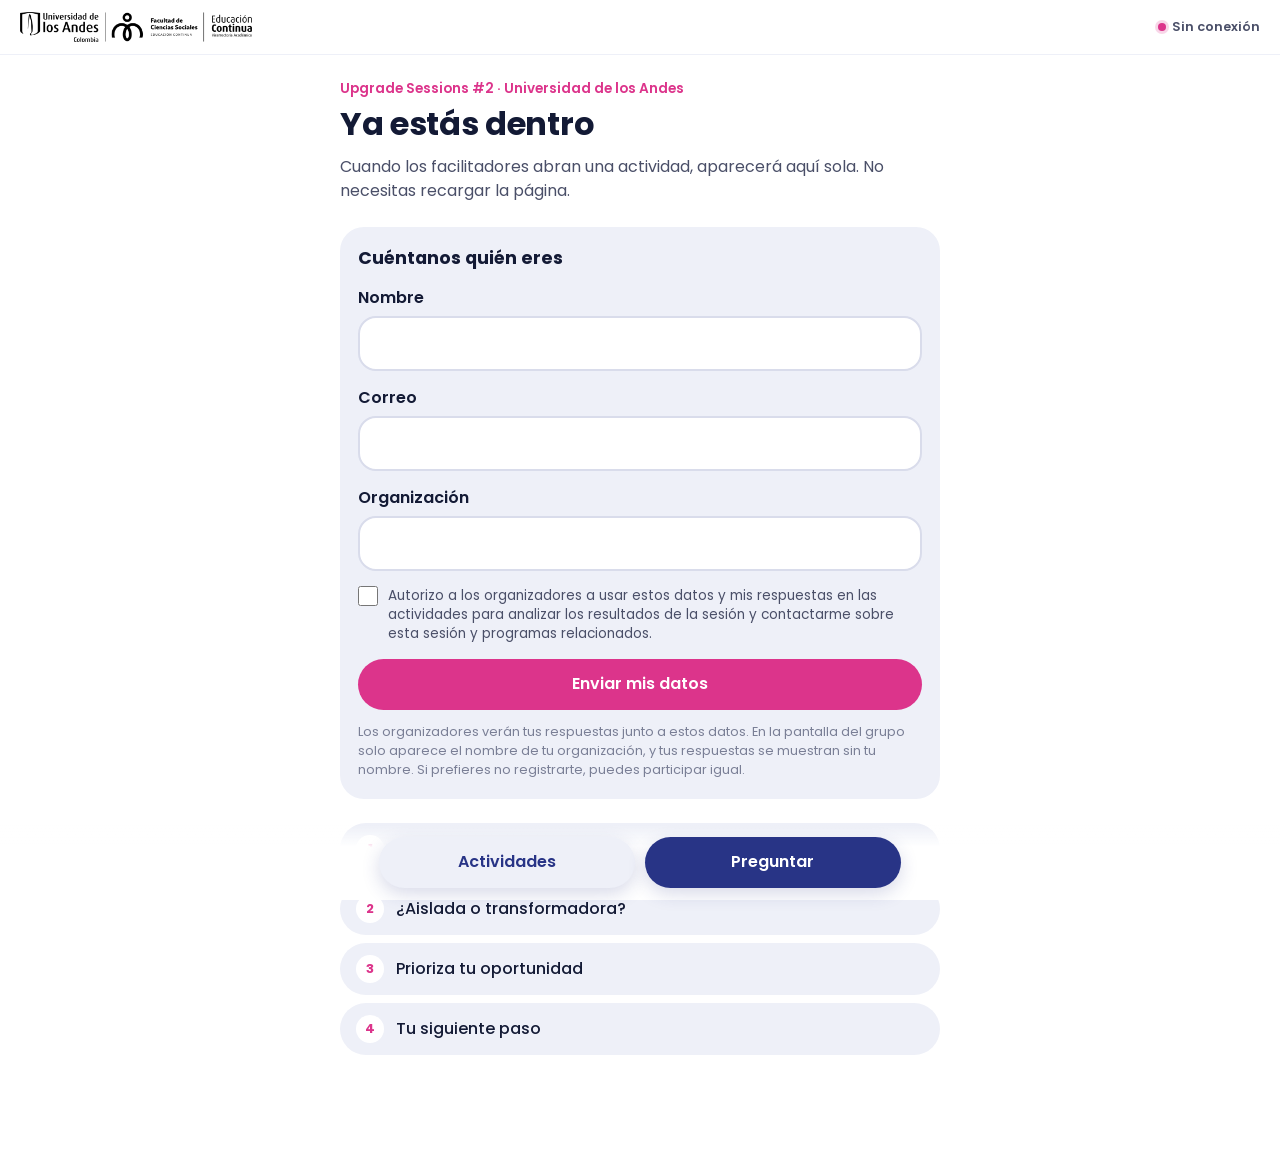
<file: index.html>
<!doctype html>
<html lang="es">
<head>
  <meta charset="utf-8">
  <meta name="viewport" content="width=device-width, initial-scale=1, viewport-fit=cover">
  <meta name="theme-color" content="#283486">
  <title>Participa · IA para empresas</title>
  <link rel="preconnect" href="https://fonts.googleapis.com">
  <link rel="preconnect" href="https://fonts.gstatic.com" crossorigin>
  <link href="https://fonts.googleapis.com/css2?family=Poppins:wght@400;500;600;700&display=swap" rel="stylesheet">
  <link rel="stylesheet" href="assets/estilos.css?v=20260930c">
  <link rel="icon" href="data:image/svg+xml,%3Csvg xmlns='http://www.w3.org/2000/svg' viewBox='0 0 100 100'%3E%3Crect x='5' y='30' width='90' height='40' rx='20' fill='%23DC348B'/%3E%3C/svg%3E">
</head>
<body class="p-cuerpo">
  <header class="p-cabecera">
    <img src="assets/logo-uniandes.png" alt="Universidad de los Andes · Facultad de Ciencias Sociales · Educación Continua">
    <span id="estado" class="en-vivo" aria-live="polite">Conectando</span>
  </header>

  <main id="escenario" class="p-escenario" tabindex="-1"></main>

  <nav class="p-pie" aria-label="Menú">
    <button class="boton secundario" id="btn-actividades" type="button">Actividades</button>
    <button class="boton azul" id="btn-preguntas" type="button">Preguntar</button>
  </nav>

  <div class="hoja-fondo" id="fondo"></div>

  <section class="hoja" id="hoja-act" role="dialog" aria-modal="true" aria-labelledby="t-act" hidden>
    <div class="hoja-cab">
      <h2 id="t-act">Actividades de la sesión</h2>
      <button class="cerrar" type="button" data-cerrar aria-label="Cerrar">×</button>
    </div>
    <ul class="lista-act" id="lista-act"></ul>
  </section>

  <section class="hoja" id="hoja-preg" role="dialog" aria-modal="true" aria-labelledby="t-preg" hidden>
    <div class="hoja-cab">
      <h2 id="t-preg">Preguntas para los facilitadores</h2>
      <button class="cerrar" type="button" data-cerrar aria-label="Cerrar">×</button>
    </div>
    <div id="panel-preguntas"></div>
  </section>

  <div class="brindis" id="brindis" role="status" aria-live="polite"></div>
  <!-- Ficha imprimible: el logo se carga con la página para que aparezca al imprimir. -->
  <div id="ficha" aria-hidden="true">
    <img class="ficha-logo" src="assets/logo-uniandes.png" alt="Universidad de los Andes · Facultad de Ciencias Sociales · Educación Continua">
    <div id="ficha-contenido"></div>
  </div>

  <script src="assets/config.js?v=20260930c"></script>
  <script src="assets/datos.js?v=20260930c"></script>
  <script src="assets/almacen.js?v=20260930c"></script>
  <script src="assets/participante.js?v=20260930c"></script>
</body>
</html>
</file>
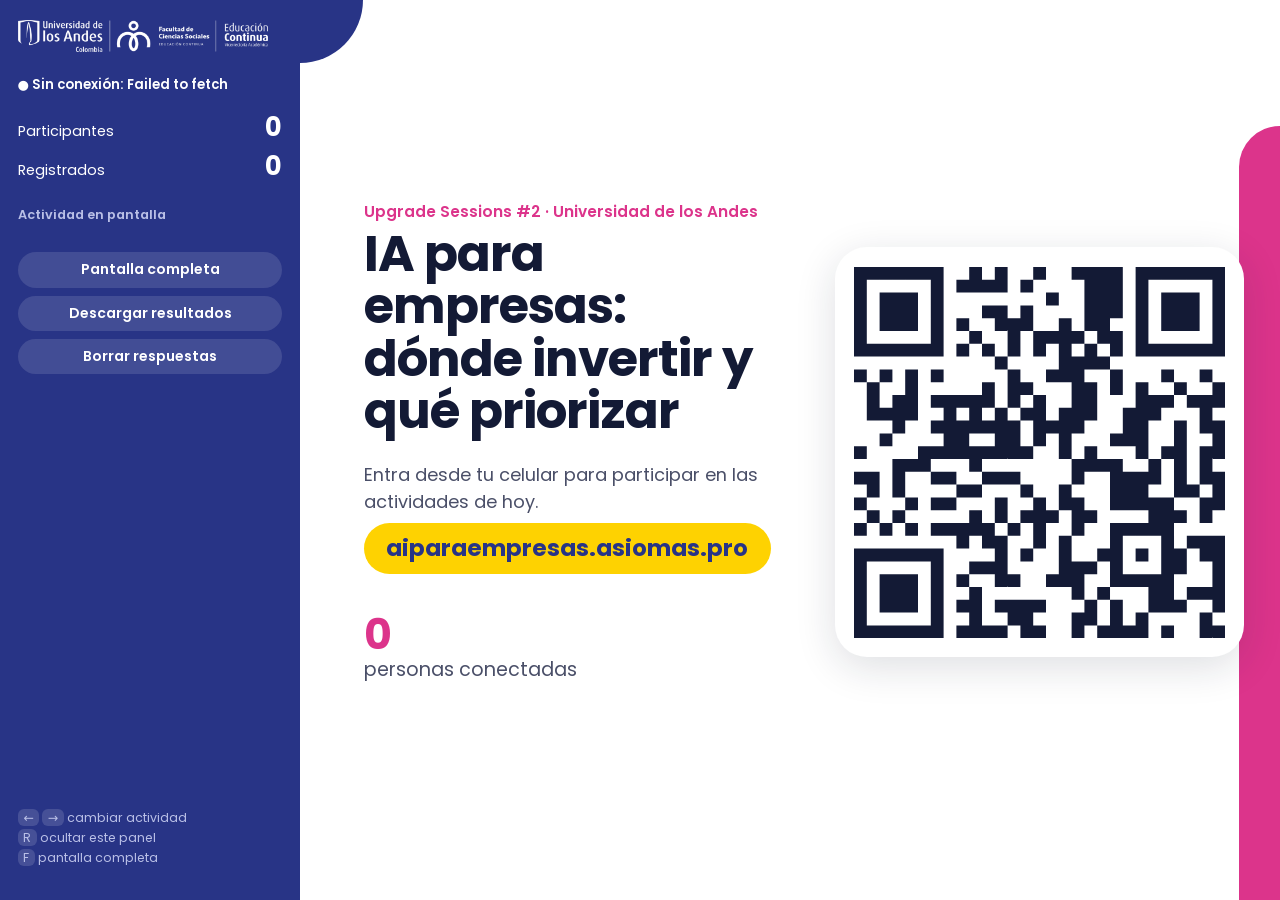
<file: presentador.html>
<!doctype html>
<html lang="es">
<head>
  <meta charset="utf-8">
  <meta name="viewport" content="width=device-width, initial-scale=1">
  <meta name="robots" content="noindex">
  <title>Presentador · IA para empresas</title>
  <link rel="preconnect" href="https://fonts.googleapis.com">
  <link rel="preconnect" href="https://fonts.gstatic.com" crossorigin>
  <link href="https://fonts.googleapis.com/css2?family=Poppins:wght@400;500;600;700&display=swap" rel="stylesheet">
  <link rel="stylesheet" href="assets/estilos.css?v=20260930c">
  <link rel="icon" href="data:image/svg+xml,%3Csvg xmlns='http://www.w3.org/2000/svg' viewBox='0 0 100 100'%3E%3Crect x='5' y='30' width='90' height='40' rx='20' fill='%23283486'/%3E%3C/svg%3E">
</head>
<body class="pr">
  <aside class="riel" aria-label="Controles del facilitador">
    <img src="assets/logo-uniandes-blanco.png" alt="Universidad de los Andes · Educación Continua">
    <div>
      <span class="modo" id="modo">Conectando</span>
      <div class="dato" style="margin-top:.75rem"><span>Participantes</span><b id="n-part">0</b></div>
      <div class="dato"><span>Registrados</span><b id="n-reg">0</b></div>
    </div>
    <div>
      <h2>Actividad en pantalla</h2>
      <ul class="riel-lista" id="riel-lista"></ul>
    </div>
    <div style="display:grid;gap:.5rem">
      <button class="boton secundario pequeno" id="btn-pantalla" type="button">Pantalla completa</button>
      <button class="boton secundario pequeno" id="btn-ejemplo" type="button" hidden>Cargar datos de ejemplo</button>
      <button class="boton secundario pequeno" id="btn-resultados" type="button">Descargar resultados</button>
      <button class="boton secundario pequeno" id="btn-reiniciar" type="button">Borrar respuestas</button>
    </div>
    <p class="atajos">
      <kbd>←</kbd> <kbd>→</kbd> cambiar actividad<br>
      <kbd>R</kbd> ocultar este panel<br>
      <kbd>F</kbd> pantalla completa
    </p>
  </aside>

  <main class="escena" id="escena" aria-live="polite"></main>

  <dialog class="clave" id="dlg-clave">
    <form method="dialog" id="form-clave">
      <h2>Clave del facilitador</h2>
      <p>Necesaria para cambiar la actividad en vivo o borrar respuestas.</p>
      <label class="oculto-visual" for="in-clave">Clave</label>
      <input type="password" id="in-clave" autocomplete="current-password" required>
      <p id="err-clave" class="aviso error" hidden></p>
      <div class="acciones">
        <button class="boton secundario" value="cancelar" type="button" id="cancelar-clave">Cancelar</button>
        <button class="boton" type="submit">Entrar</button>
      </div>
    </form>
  </dialog>

  <script src="assets/qrcode.js?v=20260930c"></script>
  <script src="assets/excel.js?v=20260930c"></script>
  <script src="assets/config.js?v=20260930c"></script>
  <script src="assets/datos.js?v=20260930c"></script>
  <script src="assets/almacen.js?v=20260930c"></script>
  <script src="assets/presentador.js?v=20260930c"></script>
</body>
</html>
</file>
<file: assets/estilos.css>
/* Herramientas interactivas · IA para empresas
   Identidad: Universidad de los Andes · Educación Continua (paleta y cápsulas de la plantilla) */

:root {
  --azul: #283486;
  --azul-hondo: #1d2566;
  --magenta: #DC348B;
  --amarillo: #FED201;
  --tinta: #131A35;
  --gris: #4A4F68;
  --gris-suave: #7A7F96;
  --niebla: #EEF0F8;
  --rubor: #FCEAF3;
  --crema: #FFF6CC;
  --blanco: #FFFFFF;
  --linea: #D9DCEB;
  --capsula: 999px;
  --radio: 20px;
  --fuente: 'Poppins', 'Segoe UI', system-ui, -apple-system, sans-serif;
}

* { box-sizing: border-box; }
[hidden] { display: none !important; }
html, body { margin: 0; }
body {
  font-family: var(--fuente);
  color: var(--tinta);
  background: var(--blanco);
  -webkit-font-smoothing: antialiased;
  line-height: 1.5;
}
button, input, textarea { font: inherit; color: inherit; }
button { cursor: pointer; }
:focus-visible { outline: 3px solid var(--amarillo); outline-offset: 2px; box-shadow: 0 0 0 5px var(--azul); border-radius: 12px; }
.oculto-visual { position: absolute; width: 1px; height: 1px; overflow: hidden; clip: rect(0 0 0 0); white-space: nowrap; }

/* ------------------------------------------------ Botones y cápsulas */
.boton {
  display: inline-flex; align-items: center; justify-content: center; gap: .5rem;
  border: 0; border-radius: var(--capsula);
  padding: .85rem 1.6rem; font-weight: 600; font-size: 1rem;
  background: var(--magenta); color: var(--blanco);
  transition: transform .12s ease, background .12s ease;
}
.boton:hover { background: #c32a7a; }
.boton:active { transform: scale(.98); }
.boton[disabled] { background: var(--linea); color: var(--gris-suave); cursor: not-allowed; }
.boton.secundario { background: var(--niebla); color: var(--azul); }
.boton.secundario:hover { background: #e2e5f3; }
.boton.azul { background: var(--azul); }
.boton.azul:hover { background: var(--azul-hondo); }
.boton.ancho { width: 100%; }
.boton.pequeno { padding: .45rem 1rem; font-size: .875rem; }

.enlace { background: none; border: 0; padding: 0; color: var(--azul); font-weight: 600; text-decoration: underline; text-underline-offset: 3px; }

/* ------------------------------------------------ Participante */
.p-cuerpo { min-height: 100vh; min-height: 100dvh; display: flex; flex-direction: column; background: var(--blanco); }
.p-cabecera {
  position: sticky; top: 0; z-index: 5;
  display: flex; align-items: center; justify-content: space-between; gap: 1rem;
  padding: calc(.75rem + env(safe-area-inset-top, 0px)) 1.25rem .75rem;
  background: rgba(255,255,255,.94); backdrop-filter: blur(8px);
  border-bottom: 1px solid var(--niebla);
}
.p-cabecera img { height: 30px; width: auto; display: block; }
.en-vivo { display: inline-flex; align-items: center; gap: .4rem; font-size: .8rem; font-weight: 600; color: var(--gris); white-space: nowrap; }
.en-vivo::before { content: ''; width: 8px; height: 8px; border-radius: 50%; background: #2bb673; box-shadow: 0 0 0 3px rgba(43,182,115,.18); }
.en-vivo.demo::before { background: var(--amarillo); box-shadow: 0 0 0 3px rgba(254,210,1,.25); }
.en-vivo.error::before { background: var(--magenta); box-shadow: 0 0 0 3px rgba(220,52,139,.2); }

.p-escenario { flex: 1; width: 100%; max-width: 640px; margin: 0 auto; padding: 1.5rem 1.25rem 7rem; }
.p-parte { font-size: .85rem; font-weight: 600; color: var(--magenta); margin: 0 0 .35rem; }
.p-titulo { font-size: clamp(1.5rem, 5.5vw, 2rem); line-height: 1.2; font-weight: 700; margin: 0 0 .75rem; letter-spacing: -.01em; }
.p-ayuda { color: var(--gris); margin: 0 0 1.5rem; }

.opciones { display: grid; gap: .75rem; margin: 0 0 1.5rem; padding: 0; list-style: none; }
.opcion {
  width: 100%; text-align: left;
  display: grid; grid-template-columns: auto 1fr; gap: .25rem 1rem; align-items: center;
  padding: 1rem 1.25rem; border-radius: 28px;
  background: var(--niebla); border: 2px solid transparent;
  transition: background .15s ease, border-color .15s ease, color .15s ease;
}
.opcion:hover { border-color: var(--linea); }
.opcion .marca {
  grid-row: span 2; width: 2.5rem; height: 2.5rem; border-radius: 50%;
  display: grid; place-items: center; font-weight: 700;
  background: var(--blanco); color: var(--azul);
}
.opcion strong { font-weight: 600; font-size: 1.05rem; }
.opcion span.desc { color: var(--gris); font-size: .9rem; line-height: 1.4; }
.opcion[aria-pressed="true"] { background: var(--azul); color: var(--blanco); }
.opcion[aria-pressed="true"] .marca { background: var(--amarillo); color: var(--azul); }
.opcion[aria-pressed="true"] span.desc { color: #d5d9f2; }

.caso {
  display: grid; grid-template-columns: auto 1fr; gap: 1rem; align-items: start;
  padding: 1.1rem 1.25rem; border-radius: 24px; text-align: left; width: 100%;
  background: var(--niebla); border: 2px solid transparent;
}
.caso .letra { width: 3rem; height: 3rem; border-radius: 50%; display: grid; place-items: center; font-size: 1.4rem; font-weight: 700; background: var(--azul); color: var(--blanco); }
.caso.b .letra { background: var(--magenta); }
.caso[aria-pressed="true"] { border-color: var(--azul); background: var(--blanco); box-shadow: 0 0 0 4px var(--niebla); }
.caso.b[aria-pressed="true"] { border-color: var(--magenta); box-shadow: 0 0 0 4px var(--rubor); }

.campo { display: block; margin: 0 0 1.25rem; }
.campo > span { display: block; font-weight: 600; margin-bottom: .4rem; }
.campo small { display: block; color: var(--gris-suave); margin-top: .35rem; font-size: .85rem; }
textarea, input[type="text"], input[type="email"], input[type="password"] {
  width: 100%; border: 2px solid var(--linea); border-radius: 18px;
  padding: .85rem 1rem; background: var(--blanco); resize: vertical;
}
textarea:focus, input:focus { outline: none; border-color: var(--azul); }

/* Escala 1 a 5 */
.escala-item { padding: 1rem 0 1.1rem; border-bottom: 1px solid var(--niebla); }
.escala-item h3 { font-size: 1rem; margin: 0; font-weight: 600; }
.escala-item p { margin: .15rem 0 .75rem; color: var(--gris); font-size: .875rem; line-height: 1.4; }
.escala { display: grid; grid-template-columns: repeat(5, 1fr); gap: .4rem; background: var(--niebla); padding: .3rem; border-radius: var(--capsula); }
.escala button {
  border: 0; background: transparent; border-radius: var(--capsula);
  padding: .55rem 0; font-weight: 600; color: var(--azul);
}
.escala button[aria-pressed="true"] { background: var(--azul); color: var(--blanco); }
.escala-extremos { display: flex; justify-content: space-between; font-size: .75rem; color: var(--gris-suave); margin-top: .35rem; padding: 0 .6rem; }

/* Tres valores Sí / En parte / No */
.trio { display: grid; grid-template-columns: repeat(3, 1fr); gap: .4rem; background: var(--niebla); padding: .3rem; border-radius: var(--capsula); }
.trio button { border: 0; background: transparent; border-radius: var(--capsula); padding: .55rem 0; font-weight: 600; color: var(--azul); }
.trio button[aria-pressed="true"] { background: var(--magenta); color: var(--blanco); }
.criterio { padding: .9rem 0; border-bottom: 1px solid var(--niebla); }
.criterio p { margin: 0 0 .6rem; font-weight: 600; line-height: 1.4; }

/* Pasos del ejercicio */
.pasos-ej { display: flex; gap: .5rem; margin: 0 0 1.5rem; padding: 0; list-style: none; }
.pasos-ej li { flex: 1; height: 6px; border-radius: var(--capsula); background: var(--niebla); }
.pasos-ej li.hecho { background: var(--azul); }
.pasos-ej li.actual { background: var(--magenta); }

.deslizador { margin: .5rem 0 1.5rem; }
.deslizador input[type="range"] { width: 100%; accent-color: var(--azul); }
.deslizador .valor { font-size: 2.25rem; font-weight: 700; color: var(--azul); line-height: 1; }

.acciones { display: flex; flex-wrap: wrap; gap: .75rem; margin-top: 1.5rem; }
.acciones .boton { flex: 1 1 12rem; }

.aviso { background: var(--crema); border-radius: 18px; padding: .9rem 1.1rem; font-size: .9rem; margin: 1rem 0; }
.aviso.error { background: var(--rubor); color: #8f1d58; }

/* Resultado del ejercicio */
.veredicto { border-radius: 28px; padding: 1.4rem; margin: 0 0 1.25rem; color: var(--blanco); background: var(--azul); }
.veredicto.priorizar { background: var(--magenta); }
.veredicto.rapidas { background: var(--amarillo); color: var(--azul); }
.veredicto.descartar { background: var(--niebla); color: var(--tinta); }
.veredicto h3 { margin: 0 0 .35rem; font-size: 1.5rem; }
.veredicto p { margin: 0; }
.cifras { display: flex; gap: 1.25rem; margin-top: .9rem; font-size: .9rem; }
.cifras b { font-size: 1.3rem; display: block; }

/* Mini matriz */
.mini-matriz { position: relative; aspect-ratio: 1 / 1; max-width: 360px; margin: 0 auto 1.25rem; display: grid; grid-template-columns: 1fr 1fr; grid-template-rows: 1fr 1fr; gap: 6px; }
.mini-matriz .q { border-radius: 18px; padding: .6rem .7rem; font-size: .75rem; font-weight: 600; line-height: 1.25; }
.q.capacidades { background: var(--azul); color: var(--blanco); }
.q.priorizar { background: var(--magenta); color: var(--blanco); }
.q.descartar { background: var(--niebla); color: var(--tinta); }
.q.rapidas { background: var(--amarillo); color: var(--azul); }
.mini-matriz .punto {
  position: absolute; width: 22px; height: 22px; border-radius: 50%;
  background: var(--blanco); border: 5px solid var(--tinta);
  transform: translate(-50%, 50%); box-shadow: 0 0 0 4px var(--amarillo), 0 4px 12px rgba(19,26,53,.35);
}
.eje-y, .eje-x { font-size: .75rem; color: var(--gris); font-weight: 600; text-align: center; }

/* Resultados del grupo en el celular */
.grupo { margin-top: 2rem; padding-top: 1.5rem; border-top: 2px solid var(--niebla); }
.grupo h2 { font-size: 1.1rem; margin: 0 0 1rem; }
.barra { margin-bottom: .9rem; }
.barra .fila { display: flex; justify-content: space-between; gap: 1rem; font-size: .9rem; margin-bottom: .3rem; }
.barra .fila b { color: var(--azul); }
.pista { height: 14px; border-radius: var(--capsula); background: var(--niebla); overflow: hidden; }
.pista i { display: block; height: 100%; border-radius: var(--capsula); background: var(--azul); transition: width .6s ease; }
.pista i.mag { background: var(--magenta); }

/* Barra inferior y hoja de preguntas */
.p-pie {
  position: fixed; left: 0; right: 0; bottom: 0; z-index: 6;
  display: flex; gap: .6rem; justify-content: center;
  padding: .75rem 1rem calc(.75rem + env(safe-area-inset-bottom, 0px));
  background: linear-gradient(to top, rgba(255,255,255,1) 70%, rgba(255,255,255,0));
}
.p-pie .boton { flex: 1 1 0; max-width: 16rem; box-shadow: 0 6px 18px rgba(40,52,134,.18); }
.hoja-fondo { position: fixed; inset: 0; background: rgba(19,26,53,.45); z-index: 20; display: none; }
.hoja-fondo.abierta { display: block; }
.hoja {
  position: fixed; left: 0; right: 0; bottom: 0; z-index: 21;
  max-height: 88vh; overflow: auto; background: var(--blanco);
  border-radius: 28px 28px 0 0; padding: 1.25rem 1.25rem calc(1.5rem + env(safe-area-inset-bottom, 0px));
  transform: translateY(105%); transition: transform .25s ease;
  max-width: 640px; margin: 0 auto;
}
.hoja.abierta { transform: translateY(0); }
.hoja-cab { display: flex; justify-content: space-between; align-items: center; margin-bottom: 1rem; }
.hoja-cab h2 { margin: 0; font-size: 1.25rem; }
.cerrar { border: 0; background: var(--niebla); width: 2.5rem; height: 2.5rem; border-radius: 50%; font-size: 1.25rem; color: var(--azul); }

.lista-act { list-style: none; margin: 0; padding: 0; display: grid; gap: .5rem; }
.lista-act button { width: 100%; text-align: left; display: flex; justify-content: space-between; align-items: center; gap: 1rem; border: 0; border-radius: 20px; padding: .9rem 1.1rem; background: var(--niebla); font-weight: 600; }
.lista-act .vivo { font-size: .75rem; background: var(--magenta); color: var(--blanco); border-radius: var(--capsula); padding: .15rem .6rem; }
.lista-act .listo { font-size: .75rem; color: var(--azul); }

.pregunta-item { display: grid; grid-template-columns: 1fr auto; gap: .75rem; align-items: center; padding: .85rem 0; border-bottom: 1px solid var(--niebla); }
.pregunta-item p { margin: 0; line-height: 1.4; }
.pregunta-item.respondida p { color: var(--gris-suave); text-decoration: line-through; }
.voto { border: 2px solid var(--linea); background: var(--blanco); border-radius: var(--capsula); padding: .35rem .8rem; font-weight: 600; color: var(--azul); min-width: 4.2rem; }
.voto[aria-pressed="true"] { background: var(--azul); border-color: var(--azul); color: var(--blanco); }

.brindis {
  position: fixed; left: 50%; top: calc(4.5rem + env(safe-area-inset-top, 0px)); z-index: 30;
  transform: translate(-50%, -20px); opacity: 0; pointer-events: none;
  background: var(--tinta); color: var(--blanco); padding: .7rem 1.2rem; border-radius: var(--capsula);
  font-size: .9rem; font-weight: 500; transition: opacity .2s ease, transform .2s ease; max-width: 90vw; text-align: center;
}
.brindis.visible { opacity: 1; transform: translate(-50%, 0); }

/* Registro en la sala de espera */
.registro { background: var(--niebla); border-radius: 24px; padding: 1.1rem 1.1rem 1.2rem; margin: 0 0 1.5rem; }
.registro h2 { font-size: 1.1rem; margin: 0 0 .9rem; }
.registro .campo { margin-bottom: .9rem; }
.registro.hecho { padding: .9rem 1.1rem; background: var(--crema); }
.registro.hecho p { margin: 0; }
.check { display: flex; gap: .65rem; align-items: flex-start; font-size: .85rem; line-height: 1.4; color: var(--gris); margin: .25rem 0 1rem; cursor: pointer; }
.check input { flex: none; width: 1.25rem; height: 1.25rem; margin: .05rem 0 0; accent-color: var(--magenta); }
.registro .nota { font-size: .8rem; color: var(--gris-suave); margin: .75rem 0 0; }
.espera-lista { list-style: none; padding: 0; margin: 1.5rem 0 0; display: grid; gap: .5rem; }
.espera-lista li { display: flex; gap: .75rem; align-items: center; padding: .75rem 1rem; background: var(--niebla); border-radius: var(--capsula); font-weight: 500; }
.espera-lista li span { width: 1.75rem; height: 1.75rem; border-radius: 50%; background: var(--blanco); color: var(--magenta); display: grid; place-items: center; font-size: .8rem; font-weight: 700; flex: none; }

/* Ficha para imprimir */
#ficha { display: none; }
@media print {
  /* Los márgenes van en la ficha y no en @page: así salen aunque el diálogo de impresión
     esté en "Márgenes: ninguno". Con margen 0 el navegador tampoco agrega fecha ni URL. */
  @page { margin: 0; }
  /* Se quita todo lo demás (no solo se oculta), para que no queden páginas en blanco. */
  body { display: block !important; min-height: 0 !important; }
  body > :not(#ficha) { display: none !important; }
  #ficha { display: block !important; padding: 18mm 20mm; color: var(--tinta);
           -webkit-box-decoration-break: clone; box-decoration-break: clone;
           -webkit-print-color-adjust: exact; print-color-adjust: exact; }
  #ficha .ficha-logo { display: block; height: 16mm; width: auto; margin: 0 0 6mm; }
  #ficha .ficha-cab { border-bottom: 1.5pt solid var(--magenta); padding-bottom: 4mm; margin-bottom: 2mm; }
  #ficha h1 { font-size: 18pt; line-height: 1.2; margin: 0 0 2mm; color: var(--azul); }
  #ficha .ficha-cab p { margin: 0; color: var(--gris); }
  #ficha .ficha-cab p.ficha-quien { margin-top: 1.5mm; color: var(--tinta); font-weight: 600; }
  #ficha h2 { font-size: 12pt; margin: 6mm 0 2mm; color: var(--magenta); break-after: avoid; }
  #ficha p, #ficha li { font-size: 10pt; line-height: 1.45; }
  #ficha ul { margin: 0; padding-left: 5mm; break-inside: avoid; }
}

@media (prefers-reduced-motion: reduce) {
  *, *::before, *::after { transition: none !important; animation: none !important; }
}

/* =================================================== Presentador */
.pr { height: 100vh; height: 100dvh; overflow: hidden; display: grid; grid-template-columns: 300px 1fr; background: var(--blanco); }
.pr.sin-riel { grid-template-columns: 0 1fr; }
.pr.sin-riel .riel { visibility: hidden; }

.riel { background: var(--azul); color: var(--blanco); padding: 1.25rem 1.1rem; overflow-y: auto; display: flex; flex-direction: column; gap: 1.25rem; }
.riel img { width: 100%; max-width: 250px; height: auto; }
.riel h2 { font-size: .8rem; font-weight: 600; color: #b9bfe6; margin: 0 0 .5rem; }
.riel .dato { display: flex; justify-content: space-between; align-items: baseline; font-size: .9rem; }
.riel .dato b { font-size: 1.6rem; }
.riel-lista { list-style: none; margin: 0; padding: 0; display: grid; gap: .35rem; }
.riel-lista button {
  width: 100%; display: flex; justify-content: space-between; align-items: center; gap: .5rem;
  border: 0; border-radius: var(--capsula); padding: .55rem .9rem; text-align: left;
  background: rgba(255,255,255,.08); color: var(--blanco); font-weight: 500; font-size: .92rem;
}
.riel-lista button:hover { background: rgba(255,255,255,.16); }
.riel-lista button[aria-current="true"] { background: var(--amarillo); color: var(--azul); font-weight: 700; }
.riel-lista .n { font-size: .78rem; opacity: .8; }
.riel .boton { width: 100%; }
.riel .boton.secundario { background: rgba(255,255,255,.12); color: var(--blanco); }
.riel .boton.secundario:hover { background: rgba(255,255,255,.2); }
.riel .atajos { font-size: .78rem; color: #b9bfe6; line-height: 1.6; margin-top: auto; }
.riel .atajos kbd { font-family: inherit; background: rgba(255,255,255,.14); border-radius: 6px; padding: 0 .35rem; }
.modo { display: inline-flex; gap: .4rem; align-items: center; font-size: .82rem; font-weight: 600; }

.escena { position: relative; overflow: hidden; padding: 4.5vh 9vw 4vh 5vw; display: flex; flex-direction: column; min-width: 0; }
.escena::before { content: ''; position: absolute; left: -7vh; top: -7vh; width: 14vh; height: 14vh; border-radius: 50%; background: var(--azul); }
.escena::after { content: ''; position: absolute; right: -3.2vw; top: 14vh; width: 6.4vw; height: 110vh; border-radius: var(--capsula); background: var(--magenta); }
.escena > * { position: relative; z-index: 1; }
.e-parte { font-size: clamp(.9rem, 1.2vw, 1.25rem); font-weight: 600; color: var(--magenta); margin: 0 0 .3rem; }
.e-titulo { font-size: clamp(1.9rem, 3.3vw, 3.6rem); line-height: 1.12; font-weight: 700; letter-spacing: -.015em; margin: 0 0 .6rem; max-width: 30ch; }
.e-sub { font-size: clamp(1rem, 1.4vw, 1.5rem); color: var(--gris); margin: 0 0 3vh; max-width: 60ch; }
.e-cuerpo { flex: 1; min-height: 0; display: flex; flex-direction: column; }
.e-cuenta { font-size: clamp(.9rem, 1.1vw, 1.2rem); color: var(--gris); margin-top: auto; padding-top: 1.5vh; }

.qr-esquina { position: absolute; right: calc(9vw - 2rem); bottom: 3vh; z-index: 2; display: flex; align-items: center; gap: .8rem; background: var(--blanco); border-radius: 18px; padding: .5rem .8rem .5rem .5rem; box-shadow: 0 6px 24px rgba(19,26,53,.12); }
.qr-esquina .qr { width: 84px; height: 84px; }
.qr-esquina p { margin: 0; font-size: .85rem; line-height: 1.3; color: var(--gris); }
.qr-esquina b { display: block; color: var(--tinta); font-size: .95rem; }
.qr svg { width: 100%; height: 100%; display: block; }

/* Sala de espera */
.sala { flex: 1; display: grid; grid-template-columns: 1.2fr .8fr; gap: 5vw; align-items: center; }
.sala h1 { font-size: clamp(2.2rem, 3.9vw, 4.4rem); line-height: 1.05; letter-spacing: -.02em; margin: 0 0 1.5rem; }
.sala .url { display: inline-block; background: var(--amarillo); color: var(--azul); font-weight: 700; font-size: clamp(1.1rem, 1.8vw, 2rem); border-radius: var(--capsula); padding: .5rem 1.4rem; margin-top: .5rem; overflow-wrap: anywhere; }
.sin-corte { white-space: nowrap; }
.sala .qr { width: min(32vw, 58vh); aspect-ratio: 1; background: var(--blanco); padding: 1.2rem; border-radius: 32px; box-shadow: 0 10px 40px rgba(19,26,53,.14); justify-self: center; }
.contador { font-size: clamp(1rem, 1.5vw, 1.6rem); color: var(--gris); margin-top: 2.5rem; }
.contador b { font-size: 2.2em; color: var(--magenta); display: block; line-height: 1; }

/* Barras grandes */
.barras { display: grid; gap: 2.4vh; max-width: 1100px; }
.bg-fila { display: grid; grid-template-columns: minmax(10rem, 16rem) 1fr 6rem; gap: 1.5rem; align-items: center; }
.bg-fila .et { font-size: clamp(1rem, 1.5vw, 1.6rem); font-weight: 600; }
.bg-fila .et small { display: block; font-weight: 400; color: var(--gris); font-size: .65em; line-height: 1.3; }
.bg-pista { height: clamp(34px, 6vh, 64px); background: var(--niebla); border-radius: var(--capsula); overflow: hidden; }
.bg-pista i { display: block; height: 100%; min-width: 0; border-radius: var(--capsula); background: var(--azul); transition: width .7s cubic-bezier(.2,.8,.2,1); }
.bg-fila.lider .bg-pista i { background: var(--magenta); }
.bg-fila .pct { font-size: clamp(1.4rem, 2.4vw, 2.6rem); font-weight: 700; color: var(--azul); text-align: right; }
.bg-fila.lider .pct { color: var(--magenta); }

/* Votación A/B */
.dividida { display: flex; height: clamp(70px, 13vh, 130px); border-radius: var(--capsula); overflow: hidden; background: var(--niebla); margin-bottom: 3vh; max-width: 1200px; }
.dividida div { display: flex; align-items: center; padding: 0 2rem; font-weight: 700; font-size: clamp(1.4rem, 2.6vw, 3rem); color: var(--blanco); transition: flex-grow .7s cubic-bezier(.2,.8,.2,1); white-space: nowrap; min-width: 0; overflow: hidden; }
.dividida .a { background: var(--azul); }
.dividida .b { background: var(--magenta); justify-content: flex-end; }
.ab-casos { display: grid; grid-template-columns: 1fr 1fr; gap: 2vw; max-width: 1200px; margin-bottom: 3vh; }
.ab-casos p { margin: 0; font-size: clamp(.9rem, 1.15vw, 1.25rem); color: var(--gris); line-height: 1.45; }
.ab-casos b { color: var(--tinta); }
.razones { display: grid; grid-template-columns: repeat(3, 1fr); gap: 1rem; max-width: 1200px; }
.razon { border-radius: 22px; padding: 1rem 1.2rem; background: var(--niebla); font-size: clamp(.9rem, 1.15vw, 1.2rem); line-height: 1.4; }
.razon.b { background: var(--rubor); }
.razon b { color: var(--azul); margin-right: .4rem; }
.razon.b b { color: var(--magenta); }
.nuevo { animation: entra .5s ease; }
.mz-punto.nuevo { animation: none; }
@keyframes entra { from { opacity: 0; transform: scale(.96); } to { opacity: 1; transform: none; } }

/* Registro: organizaciones de los asistentes. La letra (--tam) la ajusta presentador.js para que quepan todas. */
.orgs { --tam: 1.5rem; position: relative; flex: 1; min-height: 0; overflow: hidden; margin-bottom: max(4rem, 8vh);   /* deja libre la esquina del QR */
        display: flex; flex-wrap: wrap; align-content: flex-start; gap: .55em .45em; font-size: var(--tam); max-width: 1300px; }
.orgs.desplazable { overflow-y: auto; padding-right: .5rem; }
.orgs span { display: inline-flex; align-items: center; gap: .5em; max-width: 100%; padding: .5em 1.05em; border-radius: var(--capsula);
             background: var(--niebla); color: var(--azul); font-weight: 600; font-size: 1em; line-height: 1.2; overflow-wrap: anywhere; }
.orgs span:nth-child(3n+2) { background: var(--rubor); color: #8f1d58; }
.orgs span:nth-child(3n) { background: var(--crema); color: var(--tinta); }
.orgs span b { flex: none; display: inline-grid; place-items: center; min-width: 1.6em; height: 1.6em; padding: 0 .35em; border-radius: var(--capsula); background: var(--azul); color: var(--blanco); font-size: .72em; }
.orgs span.nuevo { animation: entra .5s ease; }
.orgs .vacio { font-size: 1rem; }

/* Ejercicio por pasos */
.ej-pasos { list-style: none; margin: 0 0 4vh; padding: 0; display: grid; grid-template-columns: repeat(4, 1fr); gap: .8rem; max-width: 1300px; }
.ej-pasos li { display: flex; align-items: center; gap: .7rem; padding: .6rem 1rem .6rem .6rem; border-radius: var(--capsula); background: var(--niebla); color: var(--gris); font-weight: 600; font-size: clamp(.8rem, 1.05vw, 1.1rem); line-height: 1.2; }
.ej-pasos li span { flex: none; width: 2rem; height: 2rem; border-radius: 50%; display: grid; place-items: center; background: var(--blanco); color: var(--azul); font-weight: 700; }
.ej-pasos li.hecho { background: var(--azul); color: var(--blanco); }
.ej-pasos li.actual { background: var(--magenta); color: var(--blanco); }
.ej-pasos li.actual span { color: var(--magenta); }
.ej-campos { display: grid; grid-template-columns: 1fr 1fr; gap: 1.5vw; max-width: 1200px; }
.ej-campos > div { background: var(--niebla); border-radius: 28px; padding: 3vh 2vw; }
.ej-campos > div:first-child { background: var(--rubor); }
.ej-campos h3 { margin: 0 0 .6rem; font-size: clamp(1.2rem, 1.9vw, 2rem); color: var(--azul); }
.ej-campos h3 small { font-size: .55em; font-weight: 600; color: var(--gris); margin-left: .4rem; }
.ej-campos p { margin: 0; font-size: clamp(1rem, 1.4vw, 1.5rem); line-height: 1.4; }
.ej-lista { list-style: none; margin: 0; padding: 0; display: grid; gap: 1.2vh; max-width: 1100px; }
.ej-lista li { display: grid; grid-template-columns: auto 1fr; gap: 1.1rem; align-items: center; padding: 1.4vh 1.4rem 1.4vh .8rem; border-radius: var(--capsula); background: var(--niebla); font-size: clamp(1rem, 1.45vw, 1.55rem); font-weight: 600; line-height: 1.3; }
.ej-lista li b { width: 2.3rem; height: 2.3rem; border-radius: 50%; display: grid; place-items: center; background: var(--azul); color: var(--blanco); font-size: .85em; }
.ej-nota { font-size: clamp(.95rem, 1.25vw, 1.35rem); color: var(--gris); margin: 3vh 0 0; max-width: 58ch; }
.ej-nota b { color: var(--tinta); }

/* Capacidades */
.cap { flex: 1; display: grid; grid-template-columns: .6fr 1.4fr; gap: 4vw; align-items: center; max-width: 1300px; }
.cap-total { font-size: clamp(1rem, 1.4vw, 1.5rem); color: var(--gris); }
.cap-total b { display: block; font-size: clamp(5rem, 11vw, 11rem); line-height: 1; color: var(--azul); letter-spacing: -.03em; }
.cap-total p { margin: 1.5rem 0 0; font-size: clamp(1rem, 1.35vw, 1.45rem); color: var(--tinta); max-width: 22ch; line-height: 1.35; }
.cap-total p strong { color: var(--magenta); }
.pistas { display: grid; gap: 2.2vh; }
.pt-fila { display: grid; grid-template-columns: minmax(10rem, 17rem) minmax(8rem, 1fr) 3.5rem; gap: 1.2rem; align-items: center; }
.pt-fila .et { font-size: clamp(.95rem, 1.3vw, 1.4rem); font-weight: 600; }
.pt-riel { position: relative; height: 14px; border-radius: var(--capsula); background: var(--niebla); }
.pt-riel i { position: absolute; left: 0; top: 0; bottom: 0; border-radius: var(--capsula); background: var(--azul); transition: width .7s ease; }
.pt-fila.baja .pt-riel i { background: var(--magenta); }
.pt-riel span { position: absolute; top: 50%; width: 30px; height: 30px; border-radius: 50%; background: var(--blanco); border: 6px solid var(--azul); transform: translate(-50%, -50%); transition: left .7s ease; }
.pt-fila.baja .pt-riel span { border-color: var(--magenta); }
.pt-fila .v { font-size: clamp(1.1rem, 1.7vw, 1.9rem); font-weight: 700; color: var(--azul); text-align: right; }
.pt-fila.baja .v { color: var(--magenta); }
.pt-marcas { display: grid; grid-template-columns: minmax(10rem, 17rem) minmax(8rem, 1fr) 3.5rem; gap: 1.2rem; font-size: .85rem; color: var(--gris-suave); }
.pt-marcas div { display: flex; justify-content: space-between; }

/* Matriz */
.mz { flex: 1; min-height: 0; display: grid; grid-template-columns: auto 1fr; grid-template-rows: 1fr auto; gap: .6rem 1rem; max-width: 1400px; width: 100%; }
.mz-y { writing-mode: vertical-rl; transform: rotate(180deg); text-align: center; font-weight: 700; font-size: clamp(.85rem, 1.1vw, 1.15rem); color: var(--tinta); }
.mz-x { grid-column: 2; text-align: center; font-weight: 700; font-size: clamp(.85rem, 1.1vw, 1.15rem); }
.mz-lienzo { position: relative; display: grid; grid-template-columns: 1fr 1fr; grid-template-rows: 1fr 1fr; gap: 10px; min-height: 0; }
.mz-q { border-radius: 26px; padding: 1rem 1.3rem; display: flex; justify-content: space-between; align-items: flex-start; font-weight: 700; font-size: clamp(1rem, 1.5vw, 1.6rem); }
.mz-q .n { font-size: 1.1em; opacity: .85; }
.mz-punto { position: absolute; z-index: 2; width: 0; height: 0; pointer-events: none; }
.mz-punto i { position: absolute; left: 0; top: 0; transform: translate(-50%, -50%); }
.mz-punto span { position: absolute; left: 14px; top: 0; margin-top: -.8em; }
.mz-punto.izq span { left: auto; right: 14px; }
.mz-punto.nuevo i { animation: late .6s ease; }
@keyframes late { 0% { transform: translate(-50%, -50%) scale(0); } 70% { transform: translate(-50%, -50%) scale(1.35); } 100% { transform: translate(-50%, -50%) scale(1); } }
.mz-punto i { width: 18px; height: 18px; border-radius: 50%; background: var(--blanco); border: 5px solid var(--tinta); flex: none; box-shadow: 0 2px 6px rgba(19,26,53,.35); }
.mz-punto span { background: var(--blanco); color: var(--tinta); border-radius: var(--capsula); padding: .15rem .6rem; font-size: clamp(.7rem, .85vw, .95rem); font-weight: 600; white-space: nowrap; max-width: 17vw; overflow: hidden; text-overflow: ellipsis; box-shadow: 0 2px 8px rgba(19,26,53,.18); }

/* Muro de siguientes pasos */
.muro { columns: 3 18rem; column-gap: 1.2rem; max-width: 1400px; overflow: hidden; flex: 1; }
.muro p { break-inside: avoid; margin: 0 0 1.2rem; padding: 1.2rem 1.4rem; border-radius: 24px; font-size: clamp(1rem, 1.35vw, 1.45rem); line-height: 1.4; background: var(--niebla); }
.muro p:nth-child(3n+2) { background: var(--rubor); }
.muro p:nth-child(3n) { background: var(--crema); }

/* Preguntas en escena */
.pr-preguntas { display: grid; gap: .8rem; max-width: 1200px; overflow: auto; }
.pr-pregunta { display: grid; grid-template-columns: 5.5rem 1fr auto; gap: 1.2rem; align-items: center; padding: 1rem 1.3rem; border-radius: 24px; background: var(--niebla); }
.pr-pregunta:first-child { background: var(--azul); color: var(--blanco); }
.pr-pregunta .votos { font-size: clamp(1.5rem, 2.4vw, 2.6rem); font-weight: 700; color: var(--magenta); text-align: center; line-height: 1; }
.pr-pregunta .votos small { display: block; font-size: .8rem; font-weight: 500; color: inherit; opacity: .7; }
.pr-pregunta:first-child .votos { color: var(--amarillo); }
.pr-pregunta p { margin: 0; font-size: clamp(1rem, 1.5vw, 1.6rem); line-height: 1.35; }
.pr-pregunta .ctrl { display: flex; gap: .4rem; }
.pr-pregunta .ctrl button { border: 0; border-radius: var(--capsula); padding: .4rem .8rem; background: rgba(255,255,255,.7); font-size: .8rem; font-weight: 600; color: var(--azul); }
.pr-pregunta.respondida { opacity: .45; }

.vacio { flex: 1; display: grid; place-items: center; text-align: center; color: var(--gris); font-size: clamp(1.1rem, 1.6vw, 1.7rem); }

dialog.clave { border: 0; border-radius: 28px; padding: 1.8rem; width: min(420px, 92vw); box-shadow: 0 20px 60px rgba(19,26,53,.3); }
dialog.clave::backdrop { background: rgba(19,26,53,.55); }
dialog.clave h2 { margin: 0 0 .5rem; }
dialog.clave p { color: var(--gris); margin: 0 0 1rem; }
</file>
